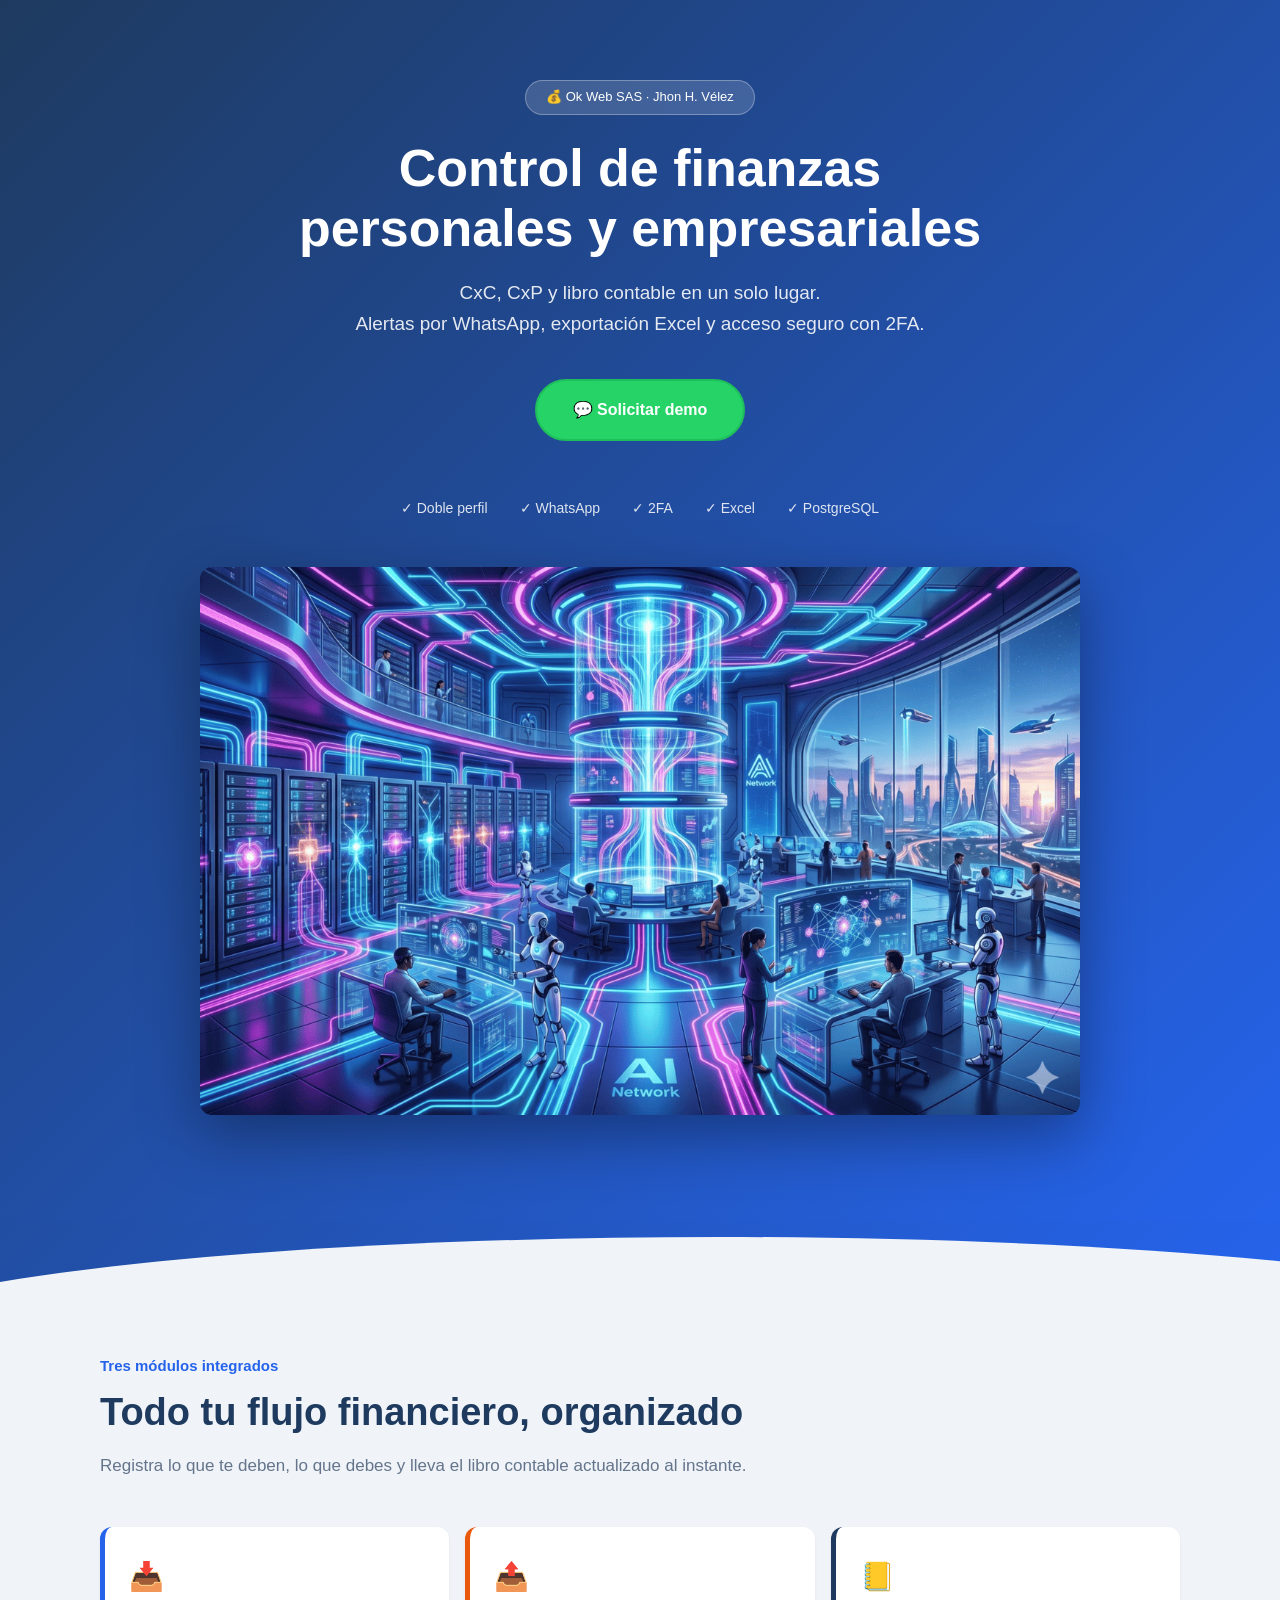
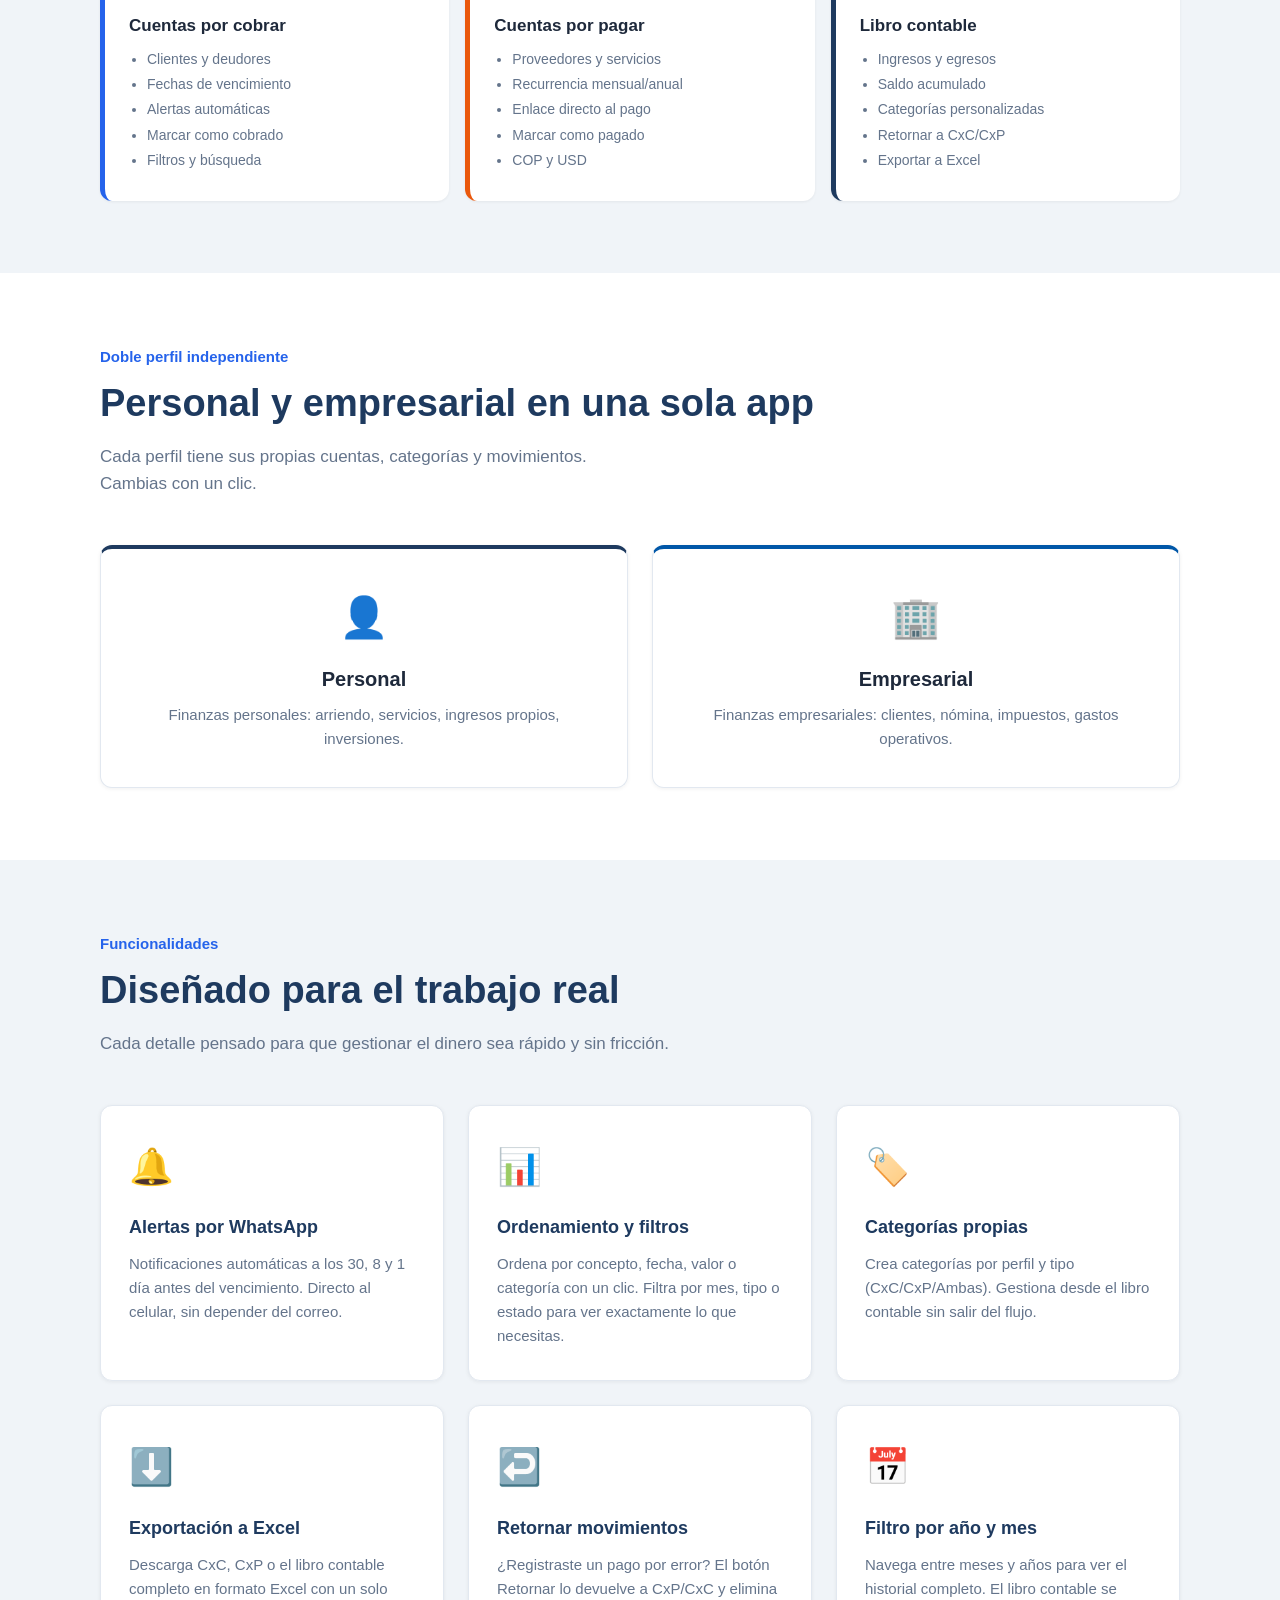
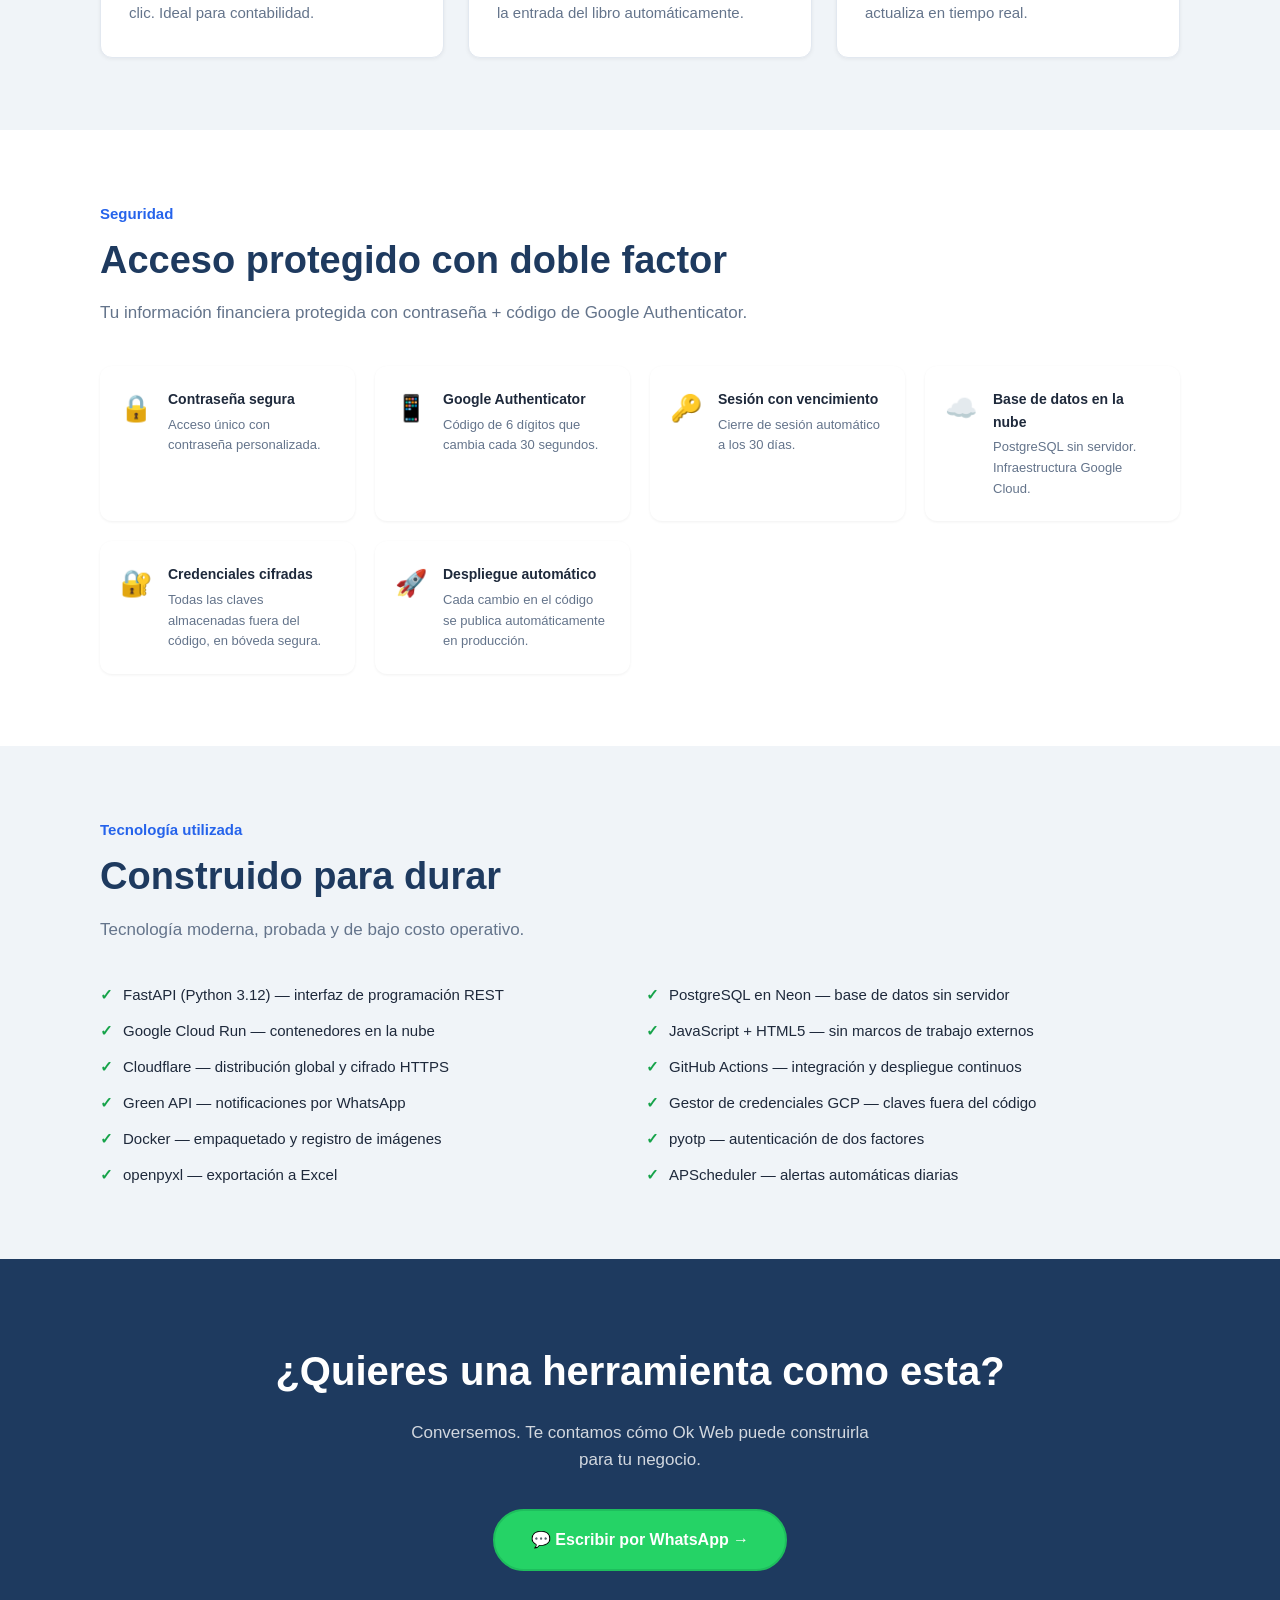
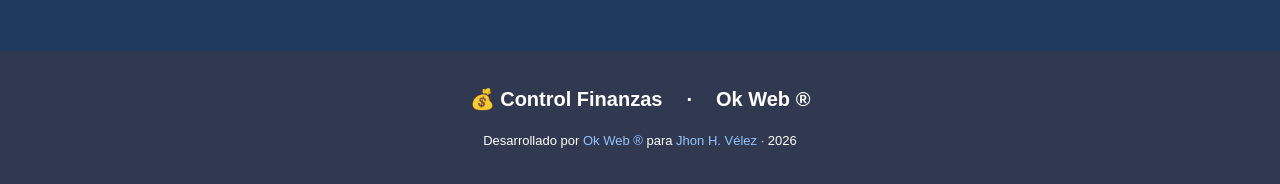
<file: landing/index.html>
<!DOCTYPE html>
<html lang="es">
<head>
<meta charset="utf-8">
<meta name="viewport" content="width=device-width, initial-scale=1.0">
<title>Control de finanzas personales y empresariales · Ok Web</title>
<meta name="description" content="Gestiona cuentas por cobrar, cuentas por pagar y libro contable en un solo lugar. Alertas por WhatsApp, exportación Excel y acceso con 2FA. Desarrollado por Ok Web SAS.">
<meta name="keywords" content="control de finanzas, cuentas por cobrar, cuentas por pagar, libro contable, finanzas personales, finanzas empresariales, alertas WhatsApp, Ok Web, Jhon Vélez, Colombia">
<meta name="author" content="Jhon H. Vélez">
<meta name="publisher" content="Ok Web">
<meta name="robots" content="index, follow, max-image-preview:large">
<meta name="theme-color" content="#1e3a5f">
<link rel="canonical" href="https://okweb.co/jhoveloro/control-finanzas/">
<link rel="alternate" href="https://okweb.co/jhoveloro/control-finanzas/" hreflang="es">
<link rel="alternate" href="https://okweb.co/jhoveloro/control-finanzas/" hreflang="es-CO">
<link rel="alternate" href="https://okweb.co/jhoveloro/control-finanzas/" hreflang="x-default">
<link rel="icon" href="data:image/svg+xml,<svg xmlns=%22http://www.w3.org/2000/svg%22 viewBox=%220 0 100 100%22><text y=%22.9em%22 font-size=%2290%22>💰</text></svg>">
<link rel="apple-touch-icon" href="Ok-Web-control-de-finanzas.png">
<!-- Open Graph -->
<meta property="og:type" content="website">
<meta property="og:site_name" content="Control Finanzas · Ok Web">
<meta property="og:locale" content="es_CO">
<meta property="og:title" content="Control de finanzas personales y empresariales · Ok Web">
<meta property="og:description" content="Gestiona cuentas por cobrar, cuentas por pagar y libro contable en un solo lugar. Alertas por WhatsApp, exportación Excel y 2FA.">
<meta property="og:url" content="https://okweb.co/jhoveloro/control-finanzas/">
<meta property="og:image" content="https://okweb.co/jhoveloro/control-finanzas/Ok-Web-control-de-finanzas.png">
<meta property="og:image:secure_url" content="https://okweb.co/jhoveloro/control-finanzas/Ok-Web-control-de-finanzas.png">
<meta property="og:image:type" content="image/png">
<meta property="og:image:width" content="1200">
<meta property="og:image:height" content="630">
<meta property="og:image:alt" content="Control de finanzas personales y empresariales · Ok Web">
<!-- Twitter / X -->
<meta name="twitter:card" content="summary_large_image">
<meta name="twitter:site" content="@okwebco">
<meta name="twitter:creator" content="@jhonhvelez">
<meta name="twitter:title" content="Control de finanzas personales y empresariales · Ok Web">
<meta name="twitter:description" content="CxC, CxP y libro contable en un solo lugar. Alertas por WhatsApp, exportación Excel y acceso seguro con 2FA.">
<meta name="twitter:image" content="https://okweb.co/jhoveloro/control-finanzas/Ok-Web-control-de-finanzas.png">
<meta name="twitter:image:alt" content="Control de finanzas personales y empresariales · Ok Web">
<!-- Schema.org JSON-LD -->
<script type="application/ld+json">
{
  "@context": "https://schema.org",
  "@graph": [
    {
      "@type": "SoftwareApplication",
      "@id": "https://okweb.co/jhoveloro/control-finanzas/#app",
      "name": "Control de finanzas personales y empresariales",
      "url": "https://finanzas.jhonvelez.com",
      "applicationCategory": "FinanceApplication",
      "operatingSystem": "Web",
      "description": "Gestión de cuentas por cobrar, cuentas por pagar y libro contable con alertas por WhatsApp, exportación Excel y autenticación de doble factor.",
      "image": "https://okweb.co/jhoveloro/control-finanzas/Ok-Web-control-de-finanzas.png",
      "author": {
        "@type": "Person",
        "name": "Jhon Harold Vélez Orozco",
        "url": "https://jhonvelez.com"
      },
      "publisher": {
        "@type": "Organization",
        "@id": "https://okweb.co/#organization",
        "name": "Ok Web",
        "url": "https://okweb.co"
      },
      "inLanguage": "es",
      "datePublished": "2026-05-01",
      "offers": { "@type": "Offer", "price": "$30 000", "priceCurrency": "COP" }
    },
    {
      "@type": "Organization",
      "@id": "https://okweb.co/#organization",
      "name": "Ok Web",
      "url": "https://okweb.co",
      "address": {
        "@type": "PostalAddress",
        "addressLocality": "Pereira",
        "addressRegion": "Risaralda",
        "addressCountry": "CO"
      },
      "contactPoint": {
        "@type": "ContactPoint",
        "email": "jhonvelez@okweb.co",
        "telephone": "+57-312-2040-393",
        "contactType": "customer support",
        "availableLanguage": ["Spanish"]
      }
    },
    {
      "@type": "WebPage",
      "@id": "https://okweb.co/jhoveloro/control-finanzas/#webpage",
      "url": "https://okweb.co/jhoveloro/control-finanzas/",
      "name": "Control de finanzas personales y empresariales · Ok Web",
      "inLanguage": "es",
      "publisher": { "@id": "https://okweb.co/#organization" }
    }
  ]
}
</script>
  <style>
    *, *::before, *::after { box-sizing: border-box; margin: 0; padding: 0; }
    :root {
      --azul:    #1e3a5f;
      --ok:      #0057a8;
      --acento:  #2563eb;
      --verde:   #16a34a;
      --naranja: #ea580c;
      --bg:      #f0f4f8;
      --card:    #ffffff;
      --text:    #1e293b;
      --muted:   #64748b;
      --border:  #e2e8f0;
      --radius:  12px;
    }
    body {
      font-family: -apple-system, BlinkMacSystemFont, 'Segoe UI', sans-serif;
      color: var(--text); background: var(--bg); font-size: 16px; line-height: 1.6;
    }
    a { color: inherit; text-decoration: none; }

    /* ── HERO ── */
    .hero {
      background: linear-gradient(135deg, var(--azul) 0%, var(--acento) 100%);
      color: #fff; padding: 80px 24px 100px; text-align: center;
    }
    .hero-tag {
      display: inline-block; background: rgba(255,255,255,.15);
      border: 1px solid rgba(255,255,255,.3); border-radius: 24px;
      padding: 6px 20px; font-size: 13px; font-weight: 500; margin-bottom: 24px;
    }
    .hero h1 {
      font-size: clamp(28px, 5vw, 52px); font-weight: 800; line-height: 1.15;
      max-width: 760px; margin: 0 auto 20px;
    }
    .hero p {
      font-size: clamp(15px, 2.5vw, 19px); opacity: .88;
      max-width: 640px; margin: 0 auto 40px;
    }
    .hero p br + br { display: none; }
    .cta-group { display: flex; gap: 14px; justify-content: center; flex-wrap: wrap; }
    .btn-cta {
      display: inline-flex; align-items: center; gap: 8px;
      padding: 16px 36px; border-radius: 50px; font-size: 16px; font-weight: 700;
      transition: transform .2s, opacity .2s; cursor: pointer; border: none;
    }
    .btn-cta:hover { transform: translateY(-2px); opacity: .92; }
    .btn-primary-cta { background: #fff; color: var(--azul); }
    .btn-outline-cta { background: transparent; color: #fff; border: 2px solid rgba(255,255,255,.6); }
    .hero-badge {
      margin-top: 56px; display: flex; justify-content: center; gap: 32px; flex-wrap: wrap;
    }
    .hero-badge span { display: flex; align-items: center; gap: 8px; font-size: 14px; opacity: .85; }

    /* ── WAVE ── */
    .wave { background: linear-gradient(135deg, var(--azul) 0%, var(--acento) 100%); }
    .wave svg { display: block; }

    /* ── SECCIÓN ── */
    section { padding: 72px 24px; }
    .container { max-width: 1080px; margin: 0 auto; }
    .section-label {
      font-size: 15px; font-weight: 800; color: var(--acento);
      margin-bottom: 12px;
    }
    .section-title {
      font-size: clamp(24px, 4vw, 38px); font-weight: 800; color: var(--azul);
      margin-bottom: 16px; line-height: 1.2;
    }
    .section-sub { font-size: 17px; color: var(--muted); max-width: 800px; }

    /* ── TARJETAS ── */
    .cards { display: grid; grid-template-columns: repeat(auto-fill, minmax(280px, 1fr)); gap: 24px; margin-top: 48px; }
    .card {
      background: var(--card); border-radius: var(--radius); padding: 32px 28px;
      box-shadow: 0 1px 4px rgba(0,0,0,.06); border: 1px solid var(--border);
      transition: box-shadow .2s, transform .2s;
    }
    .card:hover { box-shadow: 0 8px 24px rgba(0,0,0,.1); transform: translateY(-3px); }
    .card-icon { font-size: 36px; margin-bottom: 18px; }
    .card h3 { font-size: 18px; font-weight: 700; color: var(--azul); margin-bottom: 10px; }
    .card p { font-size: 15px; color: var(--muted); line-height: 1.6; }

    /* ── MÓDULOS ── */
    .modulos { display: grid; grid-template-columns: repeat(3,1fr); gap: 16px; margin-top: 48px; }
    @media (max-width: 640px) { .modulos { grid-template-columns: 1fr; } }
    .modulo {
      background: var(--card); border-radius: var(--radius); padding: 28px 24px;
      border-left: 5px solid var(--border); box-shadow: 0 1px 3px rgba(0,0,0,.06);
    }
    .modulo.cxc { border-color: #2563eb; }
    .modulo.cxp { border-color: var(--naranja); }
    .modulo.libro { border-color: var(--azul); }
    .modulo-icon { font-size: 28px; margin-bottom: 12px; }
    .modulo h3 { font-size: 17px; font-weight: 700; margin-bottom: 8px; }
    .modulo ul { padding-left: 18px; color: var(--muted); font-size: 14px; line-height: 1.8; }

    /* ── LISTA CHECK ── */
    .check-list { list-style: none; margin-top: 40px; display: grid; grid-template-columns: 1fr 1fr; gap: 12px; }
    @media (max-width: 560px) { .check-list { grid-template-columns: 1fr; } }
    .check-list li {
      display: flex; align-items: flex-start; gap: 10px;
      font-size: 15px; color: var(--text);
    }
    .check-list li::before { content: '✓'; color: var(--verde); font-weight: 800; flex-shrink: 0; }

    /* ── PERFIL ── */
    .perfiles { display: grid; grid-template-columns: 1fr 1fr; gap: 24px; margin-top: 48px; }
    @media (max-width: 640px) { .perfiles { grid-template-columns: 1fr; } }
    .perfil-card {
      background: var(--card); border-radius: var(--radius); padding: 36px 28px;
      text-align: center; box-shadow: 0 1px 4px rgba(0,0,0,.06); border: 1px solid var(--border);
    }
    .perfil-card .perfil-icon { font-size: 40px; margin-bottom: 14px; }
    .perfil-card h3 { font-size: 20px; font-weight: 800; margin-bottom: 8px; }
    .perfil-card p { color: var(--muted); font-size: 15px; }
    .perfil-personal { border-top: 4px solid var(--azul); }
    .perfil-laboral  { border-top: 4px solid var(--ok); }

    /* ── SEGURIDAD ── */
    .seg-grid { display: grid; grid-template-columns: repeat(auto-fill, minmax(220px, 1fr)); gap: 20px; margin-top: 40px; }
    .seg-item {
      display: flex; gap: 16px; align-items: flex-start;
      background: var(--card); border-radius: var(--radius); padding: 22px 20px;
      box-shadow: 0 1px 3px rgba(0,0,0,.06);
    }
    .seg-item .icon { font-size: 26px; flex-shrink: 0; }
    .seg-item h4 { font-size: 14px; font-weight: 700; margin-bottom: 4px; }
    .seg-item p { font-size: 13px; color: var(--muted); }

    /* ── DARK CTA ── */
    .dark-cta {
      background: var(--azul); color: #fff; text-align: center;
      padding: 80px 24px;
    }
    .dark-cta h2 { font-size: clamp(24px,4vw,40px); font-weight: 800; margin-bottom: 16px; }
    .dark-cta p { font-size: 17px; opacity: .8; max-width: 480px; margin: 0 auto 36px; }

    /* ── FOOTER ── */
    footer {
      background: #313950; color: #fff; padding: 32px 24px;
      text-align: center; font-size: 13px;
    }
    footer a { color: #93c5fd; }
    footer a:hover { text-decoration: underline; }
    .footer-logos { display: flex; justify-content: center; align-items: center; gap: 24px; flex-wrap: wrap; margin-bottom: 16px; }
    .footer-logos span { font-size: 20px; font-weight: 700; }

    /* ── RESPONSIVE ── */
    @media (max-width: 768px) {
      .hero { padding: 60px 20px 80px; }
      section { padding: 56px 20px; }
      .cards { grid-template-columns: 1fr; }
    }
      .btn-wapp { background: #25D366; color: #fff; border: 2px solid #1ebe5d; }
      .btn-wapp:hover { background: #1ebe5d; opacity: 1; transform: translateY(-2px); }
  </style>
</head>
<body>

<!-- HERO -->
<div class="wave">
  <section class="hero">
    <div class="hero-tag">💰 Ok Web SAS · Jhon H. Vélez</div>
    <h1>Control de finanzas personales y empresariales</h1>
    <p>
      CxC, CxP y libro contable en un solo lugar.<br>
      Alertas por WhatsApp, exportación Excel y acceso seguro con 2FA.
    </p>
    <div class="cta-group">
      <a href="https://wa.me/573122040393?text=Solicitar%20demo%20de%20control%20de%20finanzas"
         target="_blank" class="btn-cta btn-wapp">
        💬 Solicitar demo
      </a>
    </div>
    <div class="hero-badge">
      <span>✓ Doble perfil</span>
      <span>✓ WhatsApp</span>
      <span>✓ 2FA</span>
      <span>✓ Excel</span>
      <span>✓ PostgreSQL</span>
    </div>
    <div style="margin-top:48px">
      <img src="Ok-Web-control-de-finanzas.png" alt="Control de finanzas personales y empresariales · Ok Web"
           style="max-width:880px;width:100%;border-radius:12px;box-shadow:0 20px 60px rgba(0,0,0,.35)">
    </div>
  </section>
  <svg viewBox="0 0 1440 60" preserveAspectRatio="none" height="60">
    <path fill="#f0f4f8" d="M0,60 C360,0 1080,0 1440,60 L1440,60 L0,60 Z"/>
  </svg>
</div>

<!-- MÓDULOS -->
<section style="background:var(--bg)">
  <div class="container">
    <div class="section-label">Tres módulos integrados</div>
    <h2 class="section-title">Todo tu flujo financiero, organizado</h2>
    <p class="section-sub">Registra lo que te deben, lo que debes y lleva el libro contable actualizado al instante.</p>
    <div class="modulos">
      <div class="modulo cxc">
        <div class="modulo-icon">📥</div>
        <h3>Cuentas por cobrar</h3>
        <ul>
          <li>Clientes y deudores</li>
          <li>Fechas de vencimiento</li>
          <li>Alertas automáticas</li>
          <li>Marcar como cobrado</li>
          <li>Filtros y búsqueda</li>
        </ul>
      </div>
      <div class="modulo cxp">
        <div class="modulo-icon">📤</div>
        <h3>Cuentas por pagar</h3>
        <ul>
          <li>Proveedores y servicios</li>
          <li>Recurrencia mensual/anual</li>
          <li>Enlace directo al pago</li>
          <li>Marcar como pagado</li>
          <li>COP y USD</li>
        </ul>
      </div>
      <div class="modulo libro">
        <div class="modulo-icon">📒</div>
        <h3>Libro contable</h3>
        <ul>
          <li>Ingresos y egresos</li>
          <li>Saldo acumulado</li>
          <li>Categorías personalizadas</li>
          <li>Retornar a CxC/CxP</li>
          <li>Exportar a Excel</li>
        </ul>
      </div>
    </div>
  </div>
</section>

<!-- PERFILES -->
<section style="background:var(--card)">
  <div class="container">
    <div class="section-label">Doble perfil independiente</div>
    <h2 class="section-title">Personal y empresarial en una sola app</h2>
    <p class="section-sub">
      Cada perfil tiene sus propias cuentas, categorías y movimientos.<br>
      Cambias con un clic.
    </p>
    <div class="perfiles">
      <div class="perfil-card perfil-personal">
        <div class="perfil-icon">👤</div>
        <h3>Personal</h3>
        <p>Finanzas personales: arriendo, servicios, ingresos propios, inversiones.</p>
      </div>
      <div class="perfil-card perfil-laboral">
        <div class="perfil-icon">🏢</div>
        <h3>Empresarial</h3>
        <p>Finanzas empresariales: clientes, nómina, impuestos, gastos operativos.</p>
      </div>
    </div>
  </div>
</section>

<!-- CARACTERÍSTICAS -->
<section style="background:var(--bg)">
  <div class="container">
    <div class="section-label">Funcionalidades</div>
    <h2 class="section-title">Diseñado para el trabajo real</h2>
    <p class="section-sub">Cada detalle pensado para que gestionar el dinero sea rápido y sin fricción.</p>
    <div class="cards">
      <div class="card">
        <div class="card-icon">🔔</div>
        <h3>Alertas por WhatsApp</h3>
        <p>Notificaciones automáticas a los 30, 8 y 1 día antes del vencimiento. Directo al celular, sin depender del correo.</p>
      </div>
      <div class="card">
        <div class="card-icon">📊</div>
        <h3>Ordenamiento y filtros</h3>
        <p>Ordena por concepto, fecha, valor o categoría con un clic. Filtra por mes, tipo o estado para ver exactamente lo que necesitas.</p>
      </div>
      <div class="card">
        <div class="card-icon">🏷️</div>
        <h3>Categorías propias</h3>
        <p>Crea categorías por perfil y tipo (CxC/CxP/Ambas). Gestiona desde el libro contable sin salir del flujo.</p>
      </div>
      <div class="card">
        <div class="card-icon">⬇️</div>
        <h3>Exportación a Excel</h3>
        <p>Descarga CxC, CxP o el libro contable completo en formato Excel con un solo clic. Ideal para contabilidad.</p>
      </div>
      <div class="card">
        <div class="card-icon">↩️</div>
        <h3>Retornar movimientos</h3>
        <p>¿Registraste un pago por error? El botón Retornar lo devuelve a CxP/CxC y elimina la entrada del libro automáticamente.</p>
      </div>
      <div class="card">
        <div class="card-icon">📅</div>
        <h3>Filtro por año y mes</h3>
        <p>Navega entre meses y años para ver el historial completo. El libro contable se actualiza en tiempo real.</p>
      </div>
    </div>
  </div>
</section>

<!-- SEGURIDAD -->
<section style="background:var(--card)">
  <div class="container">
    <div class="section-label">Seguridad</div>
    <h2 class="section-title">Acceso protegido con doble factor</h2>
    <p class="section-sub">Tu información financiera protegida con contraseña + código de Google Authenticator.</p>
    <div class="seg-grid">
      <div class="seg-item">
        <span class="icon">🔒</span>
        <div>
          <h4>Contraseña segura</h4>
          <p>Acceso único con contraseña personalizada.</p>
        </div>
      </div>
      <div class="seg-item">
        <span class="icon">📱</span>
        <div>
          <h4>Google Authenticator</h4>
          <p>Código de 6 dígitos que cambia cada 30 segundos.</p>
        </div>
      </div>
      <div class="seg-item">
        <span class="icon">🔑</span>
        <div>
          <h4>Sesión con vencimiento</h4>
          <p>Cierre de sesión automático a los 30 días.</p>
        </div>
      </div>
      <div class="seg-item">
        <span class="icon">☁️</span>
        <div>
          <h4>Base de datos en la nube</h4>
          <p>PostgreSQL sin servidor. Infraestructura Google Cloud.</p>
        </div>
      </div>
      <div class="seg-item">
        <span class="icon">🔐</span>
        <div>
          <h4>Credenciales cifradas</h4>
          <p>Todas las claves almacenadas fuera del código, en bóveda segura.</p>
        </div>
      </div>
      <div class="seg-item">
        <span class="icon">🚀</span>
        <div>
          <h4>Despliegue automático</h4>
          <p>Cada cambio en el código se publica automáticamente en producción.</p>
        </div>
      </div>
    </div>
  </div>
</section>

<!-- TECNOLOGÍA -->
<section style="background:var(--bg)">
  <div class="container">
    <div class="section-label">Tecnología utilizada</div>
    <h2 class="section-title">Construido para durar</h2>
    <p class="section-sub">Tecnología moderna, probada y de bajo costo operativo.</p>
    <ul class="check-list">
      <li>FastAPI (Python 3.12) — interfaz de programación REST</li>
      <li>PostgreSQL en Neon — base de datos sin servidor</li>
      <li>Google Cloud Run — contenedores en la nube</li>
      <li>JavaScript + HTML5 — sin marcos de trabajo externos</li>
      <li>Cloudflare — distribución global y cifrado HTTPS</li>
      <li>GitHub Actions — integración y despliegue continuos</li>
      <li>Green API — notificaciones por WhatsApp</li>
      <li>Gestor de credenciales GCP — claves fuera del código</li>
      <li>Docker — empaquetado y registro de imágenes</li>
      <li>pyotp — autenticación de dos factores</li>
      <li>openpyxl — exportación a Excel</li>
      <li>APScheduler — alertas automáticas diarias</li>
    </ul>
  </div>
</section>

<!-- CTA FINAL -->
<div class="dark-cta">
  <h2>¿Quieres una herramienta como esta?</h2>
  <p>Conversemos. Te contamos cómo Ok Web puede construirla para tu negocio.</p>
  <a href="https://wa.me/573122040393?text=Solicitar%20demo%20de%20control%20de%20finanzas"
     target="_blank" class="btn-cta btn-wapp">
    💬 Escribir por WhatsApp →
  </a>
</div>

<!-- FOOTER -->
<footer>
  <div class="footer-logos">
    <span>💰 Control Finanzas</span>
    <span>·</span>
    <span>Ok Web ®</span>
  </div>
  <p>Desarrollado por <a href="https://okweb.co" target="_blank">Ok Web ®</a> para <a href="https://jhonvelez.com" target="_blank">Jhon H. Vélez</a> · 2026</p>
</footer>

</body>
</html>
</file>
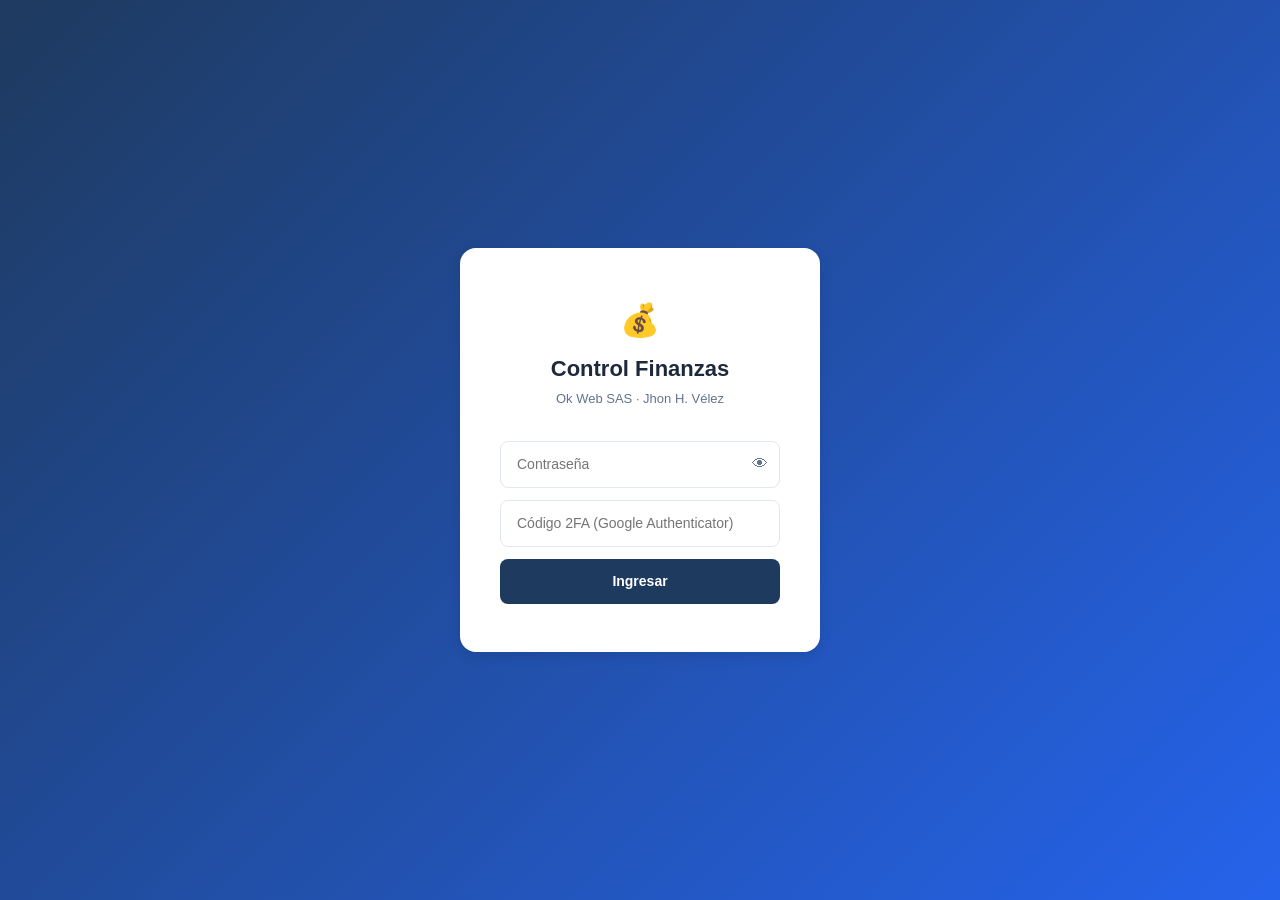
<file: static/index.html>
<!DOCTYPE html>
<html lang="es">
<head>
  <meta charset="UTF-8">
  <meta name="viewport" content="width=device-width, initial-scale=1.0">
  <title>Control de finanzas personales y empresariales</title>
  <link rel="icon" href="data:image/svg+xml,<svg xmlns=%22http://www.w3.org/2000/svg%22 viewBox=%220 0 100 100%22><text y=%22.9em%22 font-size=%2290%22>💰</text></svg>">
  <link rel="stylesheet" href="/static/css/app.css?v=19">
</head>
<body>

<!-- LOGIN -->
<div id="login-screen" class="login-screen hidden">
  <div class="login-card">
    <div class="login-logo">💰</div>
    <div class="login-brand">Control Finanzas</div>
    <div class="login-subtitle">Ok Web SAS · Jhon H. Vélez</div>
    <form id="login-form">
      <div class="pw-wrap">
        <input type="password" id="password-input" placeholder="Contraseña" autocomplete="current-password">
        <button type="button" class="pw-eye" onclick="CF.togglePw()" tabindex="-1">👁</button>
      </div>
      <input type="text" id="totp-input" placeholder="Código 2FA (Google Authenticator)"
             inputmode="numeric" maxlength="6" autocomplete="one-time-code">
      <button type="submit" class="btn-primary">Ingresar</button>
      <div id="login-error" class="login-error hidden">Contraseña o código 2FA incorrecto.</div>
    </form>
  </div>
</div>

<!-- APP -->
<div id="app" class="hidden">

  <!-- Header -->
  <header id="app-header">
    <div class="header-brand">💰 Control de finanzas personales y empresariales</div>
    <div class="header-center">
      <div class="profile-toggle">
        <button id="btn-personal" class="profile-btn" onclick="CF.setPerfil('personal')">Jhon Vélez</button>
        <button id="btn-laboral"  class="profile-btn" onclick="CF.setPerfil('laboral')">Ok Web</button>
      </div>
    </div>
    <div class="header-right">
      <button class="btn-icon btn-bell" id="btn-bell" onclick="CF.openAlertasPanel()" title="Alertas">
        🔔<span id="alert-count" class="alert-badge hidden">0</span>
      </button>
      <select id="year-selector"  onchange="CF.setAño(parseInt(this.value))"></select>
      <select id="month-selector" onchange="CF.setMes(parseInt(this.value))"></select>
      <button class="btn-icon btn-logout" onclick="CF.logout()" title="Cerrar sesión">🔒</button>
    </div>
  </header>

  <!-- Alertas (solo el div; el banner ya no se usa) -->
  <div id="alerts-banner" class="hidden"></div>

  <!-- Balance -->
  <div id="balance-row" class="balance-row"></div>

  <!-- Tabs -->
  <nav class="tab-nav" id="tab-nav">
    <button class="tab-btn" data-tab="cxc"   onclick="CF.setTab('cxc')">Por cobrar</button>
    <button class="tab-btn" data-tab="cxp"   onclick="CF.setTab('cxp')">Por pagar</button>
    <button class="tab-btn" data-tab="libro" onclick="CF.setTab('libro')">Libro contable</button>
    <span id="tab-subtitle" class="tab-subtitle"></span>
  </nav>

  <!-- Contenido -->
  <main id="main-content"></main>

  <!-- Footer -->
  <footer class="app-footer">
    <a href="http://okweb.co/jhoveloro/control-finanzas" target="_blank" rel="noopener">
      Control de finanzas | Crea Ok Web ® | 2026
    </a>
  </footer>

</div>

<!-- Modal -->
<div id="modal-overlay" class="modal-overlay hidden">
  <div class="modal-card" onclick="event.stopPropagation()">
    <div class="modal-header">
      <h3 id="modal-title">—</h3>
      <button class="modal-close" onclick="CF.closeModal()">✕</button>
    </div>
    <div id="modal-body"></div>
  </div>
</div>

<!-- Toast -->
<div id="toast" class="hidden"></div>

<script src="/static/js/app.js?v=19"></script>
</body>
</html>
</file>
<file: static/css/app.css>
/* ===== Variables ===== */
:root {
  --bg: #f0f4f8;
  --card: #ffffff;
  --border: #e2e8f0;
  --text: #1e293b;
  --text-muted: #64748b;
  --personal: #1e3a5f;   /* jhonvelez.com — azul marino profundo */
  --laboral:  #0057a8;   /* Ok Web SAS — azul corporativo */
  --cxc: #16a34a;
  --cxp: #dc2626;
  --ingreso: #16a34a;
  --egreso: #dc2626;
  --warn-30: #d97706;
  --warn-8: #ea580c;
  --warn-1: #dc2626;
  --radius: 8px;
  --shadow: 0 1px 3px rgba(0,0,0,.08);
  --shadow-md: 0 4px 12px rgba(0,0,0,.1);
  --header-h: 60px;
}

/* ===== Reset ===== */
*, *::before, *::after { box-sizing: border-box; margin: 0; padding: 0; }
body { font-family: -apple-system, BlinkMacSystemFont, 'Segoe UI', sans-serif; background: var(--bg); color: var(--text); font-size: 14px; line-height: 1.5; }
a { color: inherit; }
button { cursor: pointer; border: none; background: none; font: inherit; }
input, select, textarea { font: inherit; }
.hidden { display: none !important; }

/* ===== Login ===== */
.login-screen {
  min-height: 100vh; display: flex; align-items: center; justify-content: center;
  background: linear-gradient(135deg, #1e3a5f 0%, #2563eb 100%);
}
.login-card {
  background: var(--card); border-radius: 16px; padding: 48px 40px;
  width: 360px; box-shadow: var(--shadow-md); text-align: center;
}
.login-logo { font-size: 32px; margin-bottom: 8px; }
.login-brand { font-size: 22px; font-weight: 700; color: var(--text); margin-bottom: 4px; }
.login-subtitle { color: var(--text-muted); font-size: 13px; margin-bottom: 32px; }
/* Wrapper contraseña con ojo */
.pw-wrap { position: relative; margin-bottom: 12px; }
.pw-wrap input[type="password"],
.pw-wrap input[type="text"] {
  width: 100%; padding: 12px 44px 12px 16px; border: 1px solid var(--border);
  border-radius: var(--radius); outline: none; transition: border-color .2s;
  margin-bottom: 0;
}
.pw-wrap input:focus { border-color: var(--personal); }
.pw-eye {
  position: absolute; right: 12px; top: 50%; transform: translateY(-50%);
  background: none; border: none; cursor: pointer; font-size: 16px;
  color: var(--text-muted); padding: 0; line-height: 1;
}
.pw-eye:hover { color: var(--text); }

.login-card input[type="text"] {
  width: 100%; padding: 12px 16px; border: 1px solid var(--border);
  border-radius: var(--radius); outline: none; margin-bottom: 12px;
  transition: border-color .2s;
}
.login-card input[type="text"]:focus { border-color: var(--personal); }
.btn-primary {
  width: 100%; padding: 12px; background: var(--personal); color: #fff;
  border-radius: var(--radius); font-weight: 600; transition: opacity .2s;
}
.btn-primary:hover { opacity: .88; }
.login-error { color: var(--cxp); font-size: 13px; margin-top: 8px; }

/* ===== Header ===== */
#app-header {
  position: sticky; top: 0; z-index: 100; height: var(--header-h);
  background: var(--card); border-bottom: 1px solid var(--border);
  display: flex; align-items: center; padding: 0 24px; gap: 16px;
  box-shadow: var(--shadow);
}
.header-brand {
  font-weight: 700; font-size: 12px; display: flex; align-items: center; gap: 6px;
  white-space: nowrap; flex-shrink: 1; overflow: hidden; text-overflow: ellipsis; line-height: 1.3;
}
.header-center { flex: 1; display: flex; justify-content: center; }
.header-right { display: flex; align-items: center; gap: 10px; }

.profile-toggle { display: flex; background: var(--bg); border-radius: 24px; padding: 3px; gap: 2px; }
.profile-btn {
  padding: 6px 18px; border-radius: 20px; font-size: 13px; font-weight: 500;
  color: var(--text-muted); transition: all .2s;
}
.profile-btn.active-personal { background: var(--personal); color: #fff; }
.profile-btn.active-laboral  { background: var(--laboral);  color: #fff; }
.profile-btn:not(.active-personal):not(.active-laboral):hover { background: var(--border); }

#year-selector, #month-selector {
  padding: 6px 10px; border: 1px solid var(--border); border-radius: var(--radius);
  background: var(--bg); color: var(--text); outline: none; font-size: 13px;
}
.btn-icon {
  width: 34px; height: 34px; border-radius: 50%; display: flex; align-items: center;
  justify-content: center; font-size: 16px; color: var(--text-muted);
  transition: background .2s;
}
.btn-icon:hover { background: var(--bg); }
.btn-logout {
  width: 38px; height: 38px; font-size: 20px;
  background: #fee2e2; color: #991b1b; border-radius: 50%;
}
.btn-logout:hover { background: #fca5a5; }
.btn-bell { position: relative; width: 38px; height: 38px; font-size: 20px; }
.alert-badge {
  position: absolute; top: -2px; right: -2px;
  background: #dc2626; color: #fff; border-radius: 50%;
  font-size: 10px; font-weight: 800; min-width: 18px; height: 18px;
  display: flex; align-items: center; justify-content: center; padding: 0 3px;
  border: 2px solid var(--card); pointer-events: none;
}
/* Items en el panel de alertas */
.alert-item {
  padding: 12px 16px; border-radius: var(--radius); cursor: pointer;
  transition: opacity .15s;
}
.alert-item:hover { opacity: .85; }
.alert-item-vencida { background: #fee2e2; border-left: 4px solid #dc2626; }
.alert-item-1       { background: #fee2e2; border-left: 4px solid #dc2626; }
.alert-item-8       { background: #ffedd5; border-left: 4px solid #ea580c; }
.alert-item-30      { background: #fef9c3; border-left: 4px solid #d97706; }

/* ===== Alertas ===== */
#alerts-banner {
  background: #fff8ed; border-bottom: 1px solid #fed7aa;
  padding: 10px 24px; display: flex; flex-wrap: wrap; gap: 8px; align-items: center;
}
.alert-chip {
  display: inline-flex; align-items: center; gap: 6px;
  padding: 4px 12px; border-radius: 20px; font-size: 12px; font-weight: 500;
  cursor: pointer; transition: opacity .2s;
}
.alert-chip:hover { opacity: .8; }
.alert-vencida { background: #fee2e2; color: #991b1b; }
.alert-1       { background: #fee2e2; color: #991b1b; }
.alert-8       { background: #ffedd5; color: #9a3412; }
.alert-30      { background: #fef9c3; color: #713f12; }
#alerts-title  { font-weight: 600; font-size: 12px; color: var(--text-muted); }

/* ===== Balance row ===== */
.balance-row {
  display: grid; grid-template-columns: repeat(3, 1fr);
  gap: 16px; padding: 16px 24px;
}
.balance-card {
  background: var(--card); border-radius: var(--radius); padding: 16px 20px;
  box-shadow: var(--shadow); border-left: 4px solid transparent;
}
.balance-card.bc-cxc   { border-color: var(--cxc); }
.balance-card.bc-cxp   { border-color: var(--cxp); }
.balance-card.bc-libro { border-color: var(--personal); }
.balance-card.bc-libro.laboral { border-color: var(--laboral); }
.bc-label { font-size: 13px; font-weight: 800; color: var(--text-muted); letter-spacing: .01em; }
.bc-value { font-size: 22px; font-weight: 700; margin-top: 4px; }
.bc-value.blue-cxc  { color: #1e6fca; }       /* CxC — azul */
.bc-value.orange-cxp { color: #ea580c; }       /* CxP — naranja */
.bc-value.green { color: var(--ingreso); }     /* Saldo positivo — verde */
.bc-value.red   { color: var(--egreso); }      /* Saldo negativo — rojo */
.bc-sub { font-size: 11px; color: var(--text-muted); margin-top: 2px; }

/* ===== Tabs ===== */
.tab-nav {
  display: flex; gap: 0; padding: 0 24px;
  border-bottom: 2px solid var(--border); background: var(--card);
}
.tab-btn {
  padding: 12px 24px; font-size: 14px; font-weight: 500; color: var(--text-muted);
  border-bottom: 2px solid transparent; margin-bottom: -2px; transition: all .2s;
}
.tab-btn:hover { color: var(--text); }
.tab-btn.active-personal { color: var(--personal); border-color: var(--personal); }
.tab-btn.active-laboral  { color: var(--laboral);  border-color: var(--laboral); }

/* ===== Main content ===== */
#main-content { padding: 20px 24px; }

/* ===== Toolbar ===== */
.toolbar {
  display: flex; align-items: center; gap: 10px;
  margin-bottom: 16px; flex-wrap: wrap;
}
.toolbar-title { font-size: 16px; font-weight: 700; margin-right: auto; }
.btn-sm {
  padding: 7px 16px; border-radius: var(--radius); font-size: 13px;
  font-weight: 500; transition: all .2s; display: inline-flex; align-items: center; gap: 6px;
}
.btn-add  { background: var(--personal); color: #fff; }
.btn-add:hover  { opacity: .88; }
.btn-add.laboral-mode { background: var(--laboral); }
.btn-export { background: var(--bg); border: 1px solid var(--border); color: var(--text); }
.btn-export:hover { background: var(--border); }
.btn-notify { background: var(--bg); border: 1px solid var(--border); color: var(--text); }
.btn-notify:hover { background: var(--border); }

/* ===== Filters ===== */
.filters-row {
  display: flex; flex-wrap: wrap; gap: 8px; margin-bottom: 12px;
}
.filter-input {
  padding: 6px 10px; border: 1px solid var(--border); border-radius: var(--radius);
  background: var(--card); outline: none; font-size: 13px; min-width: 120px; flex: 1;
  transition: border-color .2s;
}
.filter-input:focus { border-color: var(--personal); }
.filter-select {
  padding: 6px 10px; border: 1px solid var(--border); border-radius: var(--radius);
  background: var(--card); outline: none; font-size: 13px;
}
.btn-clear-filters {
  padding: 6px 12px; border-radius: var(--radius); font-size: 12px;
  background: var(--bg); border: 1px solid var(--border); color: var(--text-muted);
}
.btn-clear-filters:hover { background: var(--border); }

/* ===== Tabla ===== */
.table-wrap { overflow-x: auto; border-radius: var(--radius); box-shadow: var(--shadow); }
table { width: 100%; border-collapse: collapse; background: var(--card); }
thead th {
  background: #1e3a5f; color: #fff; padding: 11px 14px;
  text-align: left; font-size: 12px; font-weight: 600;
  white-space: nowrap; letter-spacing: .03em;
}
tbody tr { border-bottom: 1px solid var(--border); transition: background .15s; }
tbody tr:last-child { border-bottom: none; }
tbody tr:hover { background: #f8fafc; }
tbody td { padding: 10px 14px; font-size: 13px; vertical-align: middle; }
.td-muted { color: var(--text-muted); }
.td-mono  { font-variant-numeric: tabular-nums; white-space: nowrap; }
.td-right { text-align: right; }

/* Row states */
tr.row-vencida td:first-child { border-left: 3px solid var(--warn-1); }
tr.row-warn-1  td:first-child { border-left: 3px solid var(--warn-1); }
tr.row-warn-8  td:first-child { border-left: 3px solid var(--warn-8); }
tr.row-warn-30 td:first-child { border-left: 3px solid var(--warn-30); }

/* Badges */
.badge {
  display: inline-block; padding: 2px 10px; border-radius: 12px;
  font-size: 11px; font-weight: 600;
}
.badge-cxc     { background: #dcfce7; color: #166534; }
.badge-cxp     { background: #fee2e2; color: #991b1b; }
.badge-ingreso { background: #dcfce7; color: #166534; }
.badge-egreso  { background: #fee2e2; color: #991b1b; }
.badge-cop     { background: #dbeafe; color: #1e40af; }
.badge-usd     { background: #fef9c3; color: #713f12; }
.badge-mensual { background: #f3f4f6; color: #374151; }
.badge-anual   { background: #ede9fe; color: #5b21b6; }
.badge-unica   { background: #f3f4f6; color: #374151; }

/* Acciones */
.actions { display: flex; gap: 6px; }
.btn-edit, .btn-del {
  padding: 4px 10px; border-radius: 6px; font-size: 12px;
  font-weight: 500; transition: all .2s;
}
.btn-edit { background: #eff6ff; color: #1d4ed8; border: 1px solid #bfdbfe; }
.btn-edit:hover { background: #dbeafe; }
.btn-del  { background: #fff5f5; color: #c53030; border: 1px solid #fed7d7; }
.btn-del:hover  { background: #fee2e2; }

/* URL link */
.link-url { color: var(--personal); text-decoration: none; font-size: 12px; }
.link-url:hover { text-decoration: underline; }

/* Empty state */
.empty-state { text-align: center; padding: 48px; color: var(--text-muted); }
.empty-state .empty-icon { font-size: 36px; margin-bottom: 12px; }
.empty-state p { font-size: 14px; }

/* ===== Resumen categorías ===== */
.resumen-section { margin-top: 24px; }
.resumen-title { font-size: 14px; font-weight: 700; margin-bottom: 12px; color: var(--text); }
.resumen-grid { display: grid; grid-template-columns: repeat(auto-fill, minmax(200px, 1fr)); gap: 10px; }
.resumen-cat-card {
  background: var(--card); border-radius: var(--radius); padding: 12px 16px;
  box-shadow: var(--shadow); border-top: 3px solid var(--border);
}
.rcc-nombre { font-size: 12px; font-weight: 600; color: var(--text-muted); margin-bottom: 6px; }
.rcc-row    { display: flex; justify-content: space-between; font-size: 12px; }
.rcc-ingreso { color: var(--ingreso); font-weight: 600; }
.rcc-egreso  { color: var(--egreso);  font-weight: 600; }

/* Saldo acumulado en tabla libro */
.saldo-pos { color: var(--ingreso); font-weight: 600; }
.saldo-neg { color: var(--egreso);  font-weight: 600; }

/* Columnas de tres bandas del libro contable */
.col-ingreso   { color: var(--ingreso); }
.col-egreso    { color: var(--egreso); }
.col-ingreso-h { color: #86efac; }
.col-egreso-h  { color: #fca5a5; }
tr.libro-totales td {
  background: #f8fafc; border-top: 2px solid var(--border);
  padding: 10px 14px; font-size: 13px;
}
.empty-cell {
  text-align: center; padding: 40px 16px !important;
  color: var(--text-muted); font-size: 13px;
}

/* ===== Modal ===== */
.modal-overlay {
  position: fixed; inset: 0; background: rgba(0,0,0,.45);
  display: flex; align-items: center; justify-content: center; z-index: 200;
}
.modal-card {
  background: var(--card); border-radius: 12px; width: 520px; max-width: 95vw;
  max-height: 90vh; overflow-y: auto; box-shadow: var(--shadow-md);
}
.modal-header {
  display: flex; align-items: center; justify-content: space-between;
  padding: 20px 24px 16px; border-bottom: 1px solid var(--border);
}
.modal-header h3 { font-size: 16px; font-weight: 700; }
.modal-close {
  width: 28px; height: 28px; border-radius: 50%; display: flex; align-items: center;
  justify-content: center; color: var(--text-muted); font-size: 14px; transition: background .2s;
}
.modal-close:hover { background: var(--bg); }
#modal-body { padding: 20px 24px 24px; }

/* Form */
.form-group { margin-bottom: 16px; }
.form-label { display: block; font-size: 12px; font-weight: 600; margin-bottom: 6px; color: var(--text-muted); }
.form-control {
  width: 100%; padding: 9px 12px; border: 1px solid var(--border); border-radius: var(--radius);
  outline: none; transition: border-color .2s; background: var(--bg);
}
.form-control:focus { border-color: var(--personal); background: var(--card); }
.form-row { display: grid; grid-template-columns: 1fr 1fr; gap: 12px; }
.form-actions { display: flex; gap: 10px; justify-content: flex-end; margin-top: 20px; }
.btn-cancel {
  padding: 9px 20px; border-radius: var(--radius); font-size: 13px; font-weight: 500;
  background: var(--bg); border: 1px solid var(--border); color: var(--text);
}
.btn-cancel:hover { background: var(--border); }
.btn-save {
  padding: 9px 24px; border-radius: var(--radius); font-size: 13px; font-weight: 600;
  background: var(--personal); color: #fff; transition: opacity .2s;
}
.btn-save:hover { opacity: .88; }
.btn-save.laboral-mode { background: var(--laboral); }
.form-section-title { font-size: 11px; font-weight: 700; color: var(--text-muted); text-transform: uppercase; letter-spacing: .06em; margin-bottom: 14px; }

/* Chips de categoría */
.cat-chips {
  display: flex; flex-wrap: wrap; gap: 6px; margin-bottom: 4px;
  max-height: 130px; overflow-y: auto; padding: 4px 0;
}
.cat-chip {
  padding: 4px 12px; border-radius: 16px; font-size: 12px; font-weight: 500;
  cursor: pointer; border: 1px solid var(--border); background: var(--bg);
  color: var(--text-muted); transition: all .15s; user-select: none;
}
.cat-chip:hover { border-color: var(--personal); color: var(--personal); background: #eff6ff; }
.cat-chip-sel  { background: var(--personal); color: #fff; border-color: var(--personal); }

/* Chip en modo gestión */
.cat-chip-mgr { cursor: pointer; display: inline-flex; align-items: center; gap: 5px; }
.cat-chip-mgr:hover { border-color: var(--personal); color: var(--personal); background: #eff6ff; }
.cat-rename-input {
  width: 120px; padding: 2px 6px; border: 1px solid var(--personal);
  border-radius: 4px; font-size: 12px; outline: none;
}

/* Botón eliminar dentro de chip de gestión */
.cat-badge-del {
  font-size: 10px; padding: 1px 5px; border-radius: 8px;
  background: #fee2e2; color: #991b1b; font-weight: 700;
  cursor: pointer; margin-left: 2px;
}
.cat-badge-del:hover { background: #fca5a5; }

/* Badges de tipo dentro de chips de gestión */
.cat-badge-cxc  { font-size: 10px; padding: 1px 5px; border-radius: 8px; background: #dcfce7; color: var(--cxc); font-weight: 600; }
.cat-badge-cxp  { font-size: 10px; padding: 1px 5px; border-radius: 8px; background: #fee2e2; color: var(--cxp); font-weight: 600; }
.cat-badge-ambas { font-size: 10px; padding: 1px 5px; border-radius: 8px; background: #f1f5f9; color: var(--text-muted); font-weight: 600; }

/* Fila de filtros del modal Categorías */
.cat-filter-row { display: flex; gap: 6px; margin-bottom: 12px; }
.cat-filter-btn {
  padding: 4px 14px; border-radius: 16px; font-size: 12px; font-weight: 500;
  border: 1px solid var(--border); background: var(--bg); color: var(--text-muted); cursor: pointer;
  transition: all .15s;
}
.cat-filter-btn:hover { border-color: var(--personal); color: var(--personal); }
.cat-filter-btn.active { background: var(--personal); color: #fff; border-color: var(--personal); }

/* Nueva categoría inline */
.cat-nueva { display: flex; gap: 8px; margin-top: 8px; }
.cat-nueva input { flex: 1; }
.btn-cat-add {
  padding: 9px 14px; border-radius: var(--radius); font-size: 13px;
  background: var(--personal); color: #fff; font-weight: 600;
}
.btn-cat-add:hover { opacity: .88; }

/* ===== Botón registrar pago/cobro ===== */
.btn-reg {
  padding: 4px 10px; border-radius: var(--radius); font-size: 12px; font-weight: 600;
  border: none; cursor: pointer; transition: opacity .2s; white-space: nowrap;
}
.btn-reg-cxc { background: #dcfce7; color: var(--cxc); }
.btn-reg-cxc:hover { background: #bbf7d0; }
.btn-reg-cxp { background: #fee2e2; color: var(--cxp); }
.btn-reg-cxp:hover { background: #fecaca; }
.btn-reg-done { background: #f1f5f9; color: #94a3b8; cursor: default; opacity: .75; }
.btn-reg-done:hover { background: #f1f5f9; }

/* Info box del formulario de registro */
.reg-info-box {
  display: flex; align-items: center; gap: 12px; padding: 12px 16px;
  border-radius: var(--radius); margin-bottom: 20px; flex-wrap: wrap;
}
.reg-ingreso { background: #f0fdf4; border: 1px solid #86efac; }
.reg-egreso  { background: #fff5f5; border: 1px solid #fca5a5; }
.reg-info-box strong { flex: 1; font-size: 15px; }
.reg-info-valor { font-size: 15px; font-weight: 700; color: var(--text); }

/* ===== Footer ===== */
.app-footer {
  background: #313950; text-align: center;
  padding: 12px 24px; font-size: 12px; letter-spacing: .03em;
  margin-top: 32px;
}
.app-footer a {
  color: #fff; text-decoration: none; font-weight: 500;
}
.app-footer a:hover { text-decoration: underline; }

/* ===== Botón retornar ===== */
.btn-ret {
  padding: 4px 10px; border-radius: 6px; font-size: 12px; font-weight: 500;
  background: #fef3c7; color: #92400e; border: 1px solid #fde68a; transition: all .2s;
}
.btn-ret:hover { background: #fde68a; }

/* ===== Headers ordenables ===== */
thead th.sortable { cursor: pointer; user-select: none; }
thead th.sortable:hover { background: #2d4f7c; }
thead th .sort-icon { margin-left: 4px; opacity: .6; font-size: 10px; }
thead th.sort-asc .sort-icon::after  { content: '▲'; }
thead th.sort-desc .sort-icon::after { content: '▼'; }
thead th:not(.sort-asc):not(.sort-desc) .sort-icon::after { content: '⇅'; }

/* ===== Toast ===== */
#toast {
  position: fixed; bottom: 28px; left: 50%; transform: translateX(-50%);
  padding: 10px 24px; border-radius: 24px; font-size: 13px; font-weight: 500;
  color: #fff; box-shadow: var(--shadow-md); z-index: 300;
  transition: opacity .3s; pointer-events: none;
}
#toast.toast-ok  { background: #16a34a; }
#toast.toast-err { background: #dc2626; }

/* ===== Subtítulo en tab-nav ===== */
.tab-subtitle {
  margin-left: auto; padding: 0 20px 0 16px;
  font-size: 15px; font-weight: 700; color: var(--personal);
  display: flex; align-items: center; white-space: nowrap;
  border-left: 1px solid var(--border);
}

/* ===== Panel de alertas — pestañas internas ===== */
.alertas-tabs {
  display: flex; border-bottom: 2px solid var(--border); margin-bottom: 0; gap: 0;
}
.alerta-tab-btn {
  padding: 8px 16px; font-size: 13px; font-weight: 500; color: var(--text-muted);
  border-bottom: 2px solid transparent; margin-bottom: -2px; transition: all .2s;
  display: inline-flex; align-items: center; gap: 6px;
}
.alerta-tab-btn:hover { color: var(--text); }
.alerta-tab-btn.active { color: var(--personal); border-bottom-color: var(--personal); }
.alert-badge-sm {
  background: #dc2626; color: #fff; border-radius: 50%;
  font-size: 10px; font-weight: 800; min-width: 16px; height: 16px;
  display: inline-flex; align-items: center; justify-content: center; padding: 0 3px;
}
.alert-item-dismiss {
  position: absolute; top: 6px; right: 6px;
  width: 20px; height: 20px; border-radius: 50%;
  display: flex; align-items: center; justify-content: center;
  font-size: 10px; color: var(--text-muted); background: rgba(255,255,255,.6);
  transition: background .15s;
}
.alert-item-dismiss:hover { background: rgba(0,0,0,.1); color: var(--text); }

/* ===== Resaltado de fila al navegar desde alerta ===== */
@keyframes highlight-pulse {
  0%   { background: inherit; }
  20%  { background: #fef9c3; }
  100% { background: inherit; }
}
.row-highlight { animation: highlight-pulse 2.5s ease; }

/* ===== Responsive ===== */
@media (max-width: 768px) {
  /* Header — 2 filas en móvil */
  #app-header {
    height: auto; flex-wrap: wrap; padding: 10px 12px; gap: 6px;
  }
  .header-brand {
    width: 100%; order: 0; font-size: 13px;
    white-space: normal; overflow: visible; text-overflow: clip;
  }
  .header-center { order: 1; flex: 1; justify-content: flex-start; }
  .header-right  { order: 2; gap: 6px; }
  .profile-btn   { padding: 5px 12px; font-size: 12px; }
  #year-selector, #month-selector { padding: 5px 6px; font-size: 12px; }

  /* Contenido */
  .balance-row   { grid-template-columns: 1fr; }
  .form-row      { grid-template-columns: 1fr; }
  #main-content  { padding: 14px 12px; }
  .tab-nav       { padding: 0 12px; overflow-x: auto; }
  .tab-btn       { padding: 10px 12px; font-size: 13px; white-space: nowrap; }
  .modal-card    { width: 98vw; }
}
</file>
